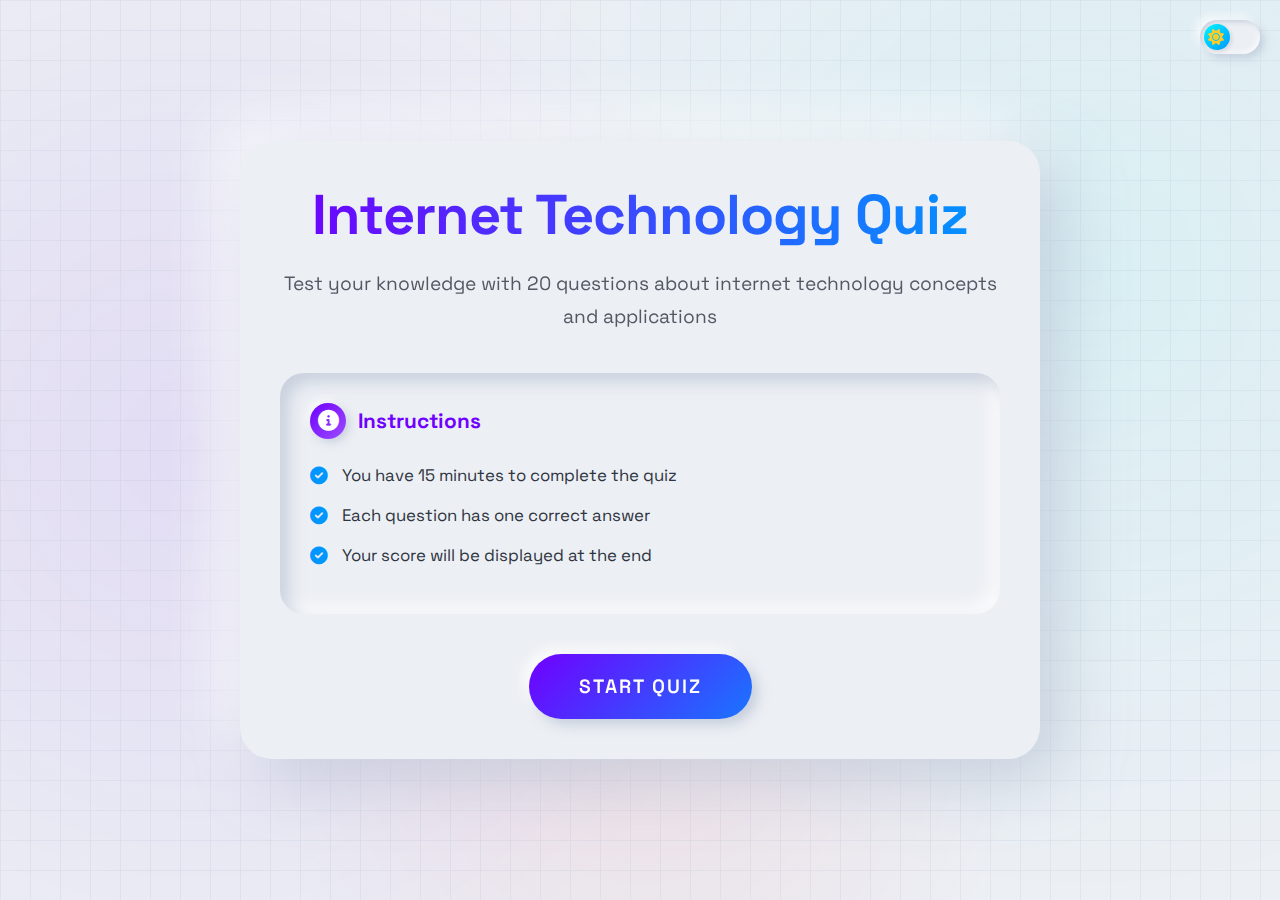
<file: index.html>
<!DOCTYPE html>
<html lang="en">
<head>
    <meta charset="UTF-8">
    <meta name="viewport" content="width=device-width, initial-scale=1.0">
    <title>Internet Technology Quiz</title>
    <!-- Main stylesheet with custom styling -->
    <link rel="stylesheet" href="styles.css">
    <!-- Font Awesome for icons -->
    <link rel="stylesheet" href="https://cdnjs.cloudflare.com/ajax/libs/font-awesome/6.0.0-beta3/css/all.min.css">
</head>
<body>
    <!-- Theme Switcher - Toggles between light/dark modes -->
    <div class="theme-switcher-container">
        <label class="theme-switch" for="theme-toggle">
            <input type="checkbox" id="theme-toggle">
            <span class="slider">
                <i class="fas fa-sun theme-icon light-icon"></i>
                <i class="fas fa-moon theme-icon dark-icon"></i>
            </span>
        </label>
    </div>

    <!-- Background Decoration Elements -->
    <div class="background-shapes">
        <div class="shape shape-1"></div>
        <div class="shape shape-2"></div>
        <div class="shape shape-3"></div>
        <div class="shape shape-4"></div>
        <div class="shape shape-5"></div>
    </div>

    <!-- Main Application Container -->
    <div class="container">
        <!-- =============================================
             WELCOME SCREEN
             - Initial view when app loads
             - Shows title, description, and instructions
             - "Start Quiz" button initiates the quiz
             ============================================= -->
        <div id="welcome-screen" class="screen active">
            <h1>Internet Technology Quiz</h1>
            <p>Test your knowledge with 20 questions about internet technology concepts and applications</p>
            
            <!-- Instructions Box with neomorphic design -->
            <div class="instructions">
                <h3><i class="fas fa-info-circle"></i> Instructions</h3>
                <ul>
                    <li>You have 15 minutes to complete the quiz</li>
                    <li>Each question has one correct answer</li>
                    <li>Your score will be displayed at the end</li>
                </ul>
            </div>
            
            <button id="start-btn" class="btn">Start Quiz</button>
        </div>

        <!-- =============================================
             QUIZ SCREEN 
             - Displays current question and answer options
             - Shows timer, progress bar, and navigation
             - Dynamically populated by JavaScript
             ============================================= -->
        <div id="quiz-screen" class="screen">
            <!-- Header with question counter, timer, and progress bar -->
            <div class="quiz-header">
                <div class="quiz-info">
                    <span id="question-counter">Question 1/20</span>
                    <div class="timer">
                        <i class="fas fa-clock"></i>
                        <span id="time-display">15:00</span>
                    </div>
                </div>
                <div class="progress-container">
                    <span class="progress-message">Keep going, you're doing great!</span>
                    <div id="progress-bar"></div>
                </div>
            </div>

            <!-- Question and answers container -->
            <div id="question-container">
                <h2 id="question-text">Question text will appear here</h2>
                <div id="answer-buttons" class="btn-grid">
                    <!-- Answer options dynamically generated by JavaScript -->
                </div>
            </div>
            
            <!-- Navigation buttons to move between questions -->
            <div class="navigation-buttons">
                <button id="prev-btn" class="btn control-btn">Previous</button>
                <button id="next-btn" class="btn control-btn">Next</button>
            </div>
        </div>

        <!-- =============================================
             RESULTS SCREEN
             - Shows after quiz completion
             - Displays score, time taken, and feedback
             - Options to review answers or restart
             ============================================= -->
        <div id="results-screen" class="screen">
            <div class="results-card">
                <h2>Quiz Results</h2>
                
                <!-- Score display with circular design -->
                <div class="score-container">
                    <div class="score-circle">
                        <span id="score-display">0</span>
                        <span>/20</span>
                    </div>
                </div>
                
                <!-- Time taken to complete the quiz -->
                <div class="time-taken">
                    <i class="fas fa-stopwatch"></i>
                    <span>Time: <span id="time-taken">00:00</span></span>
                </div>
                
                <!-- Personalized message based on score -->
                <div class="message" id="result-message">
                    <!-- Message dynamically generated based on score -->
                </div>
                
                <!-- Action buttons for after quiz completion -->
                <div class="result-actions">
                    <button id="review-btn" class="btn">Review Answers</button>
                    <button id="restart-btn" class="btn">Restart Quiz</button>
                </div>
            </div>
        </div>

        <!-- =============================================
             REVIEW SCREEN
             - Detailed breakdown of all answers
             - Shows correct/incorrect status
             - Provides explanations for answers
             - Generated dynamically by JavaScript
             ============================================= -->
        <div id="review-screen" class="screen">
            <h2>Review Answers</h2>
            <div id="review-container">
                <!-- Review content dynamically generated by JavaScript -->
            </div>
            <button id="back-to-results-btn" class="btn">Back to Results</button>
        </div>
    </div>

    <!-- Main application script -->
    <script src="script.js"></script>
</body>
</html>
</file>
<file: styles.css>
/**
 * Internet Technology Quiz Application Styles
 * 
 * This stylesheet implements a modern neomorphic design with:
 * - Light/dark theme support
 * - Responsive layouts for all devices
 * - Animation system for interactive elements
 * - Custom gradient backgrounds
 * - Consistent spacing and typography
 * 
 * Author: Hosam Dyab
 */

/* Import custom fonts for modern typography */
@import url('https://fonts.googleapis.com/css2?family=Space+Grotesk:wght@300;400;500;600;700&family=DM+Sans:wght@400;500;700&display=swap');

/**
 * CSS Variables & Design System
 * 
 * Defines the core design tokens used throughout the application:
 * - Color palette with primary/accent colors and variations
 * - Background and text colors for both themes
 * - Shadow values for neomorphic effects
 * - Border radius sizes
 * - Transition timing functions
 */
:root {
    /* Color Palette */
    --primary: #7000FF;
    --primary-dark: #5B00CC;
    --primary-light: #9B4DFF;
    --primary-rgb: 112, 0, 255;
    --secondary: #FF2D55;
    --accent: #00F7FF;
    --accent-secondary: #0096FF;
    --accent-rgb: 0, 150, 255;
    
    /* Background and Text Colors */
    --bg-light: #ECEFF4;
    --bg-dark: #151C29;
    --text-light: #2E3440;
    --text-dark: #E5E9F0;
    
    /* Shadow Values for Neomorphic Design */
    --soft-shadow-light: rgba(166, 177, 199, 0.5);
    --hard-shadow-light: rgba(255, 255, 255, 0.8);
    --soft-shadow-dark: rgba(0, 0, 0, 0.3);
    --hard-shadow-dark: rgba(40, 45, 60, 0.5);
    
    /* Feedback Colors */
    --success: #30E849;
    --error: #FF3B5C;
    --warning: #FFCF26;
    
    /* Border Radius System */
    --radius-sm: 8px;
    --radius-md: 16px;
    --radius-lg: 24px;
    --radius-xl: 32px;
    --radius-round: 9999px;
    
    /* Transition Timing Functions */
    --transition-fast: 0.2s cubic-bezier(0.4, 0, 0.2, 1);
    --transition-normal: 0.3s cubic-bezier(0.4, 0, 0.2, 1);
    --transition-bounce: 0.5s cubic-bezier(0.68, -0.55, 0.265, 1.55);
    
    /* Active Theme Variables (Light Mode Default) */
    --background: var(--bg-light);
    --text: var(--text-light);
    --shadow-soft: var(--soft-shadow-light);
    --shadow-hard: var(--hard-shadow-light);
}

/**
 * Dark Mode Theme Override
 * Switches color variables when dark-mode class is applied
 */
body.dark-mode {
    --background: var(--bg-dark);
    --text: var(--text-dark);
    --shadow-soft: var(--soft-shadow-dark);
    --shadow-hard: var(--hard-shadow-dark);
}

/* Base Reset */
* {
    margin: 0;
    padding: 0;
    box-sizing: border-box;
}

/**
 * Body Styles
 * Sets up the main document layout and background
 */
body {
    font-family: 'Space Grotesk', sans-serif;
    background-color: var(--background);
    color: var(--text);
    min-height: 100vh;
    display: flex;
    justify-content: center;
    align-items: center;
    padding: 20px;
    position: relative;
    transition: background-color 0.3s ease;
}

/**
 * Background Effect - Gradient Overlays
 * Creates soft, colorful gradient circles in the background
 * Different opacity in light/dark modes for optimal contrast
 */
body::before {
    content: '';
    position: fixed;
    top: 0;
    left: 0;
    width: 100%;
    height: 100%;
    background: 
        radial-gradient(circle at 15% 50%, rgba(112, 0, 255, 0.08) 0%, transparent 50%),
        radial-gradient(circle at 85% 30%, rgba(0, 247, 255, 0.08) 0%, transparent 50%),
        radial-gradient(circle at 50% 80%, rgba(255, 45, 85, 0.08) 0%, transparent 40%);
    z-index: -1;
}

/* Darker gradients for dark mode */
body.dark-mode::before {
    background: 
        radial-gradient(circle at 15% 50%, rgba(112, 0, 255, 0.15) 0%, transparent 50%),
        radial-gradient(circle at 85% 30%, rgba(0, 247, 255, 0.15) 0%, transparent 50%),
        radial-gradient(circle at 50% 80%, rgba(255, 45, 85, 0.15) 0%, transparent 40%);
}

/**
 * Background Effect - Grid Pattern
 * Adds a subtle grid pattern overlay to create depth
 */
body::after {
    content: '';
    position: fixed;
    top: 0;
    left: 0;
    width: 100%;
    height: 100%;
    background-image: 
        linear-gradient(var(--shadow-soft) 1px, transparent 1px),
        linear-gradient(90deg, var(--shadow-soft) 1px, transparent 1px);
    background-size: 30px 30px;
    z-index: -1;
    opacity: 0.3;
}

/**
 * Main Container
 * Sets maximum width and centers content
 */
.container {
    width: 100%;
    max-width: 800px;
    margin: 0 auto;
}

/**
 * Screen Components
 * Each screen (welcome, quiz, results, review) uses the same base styling
 * Neomorphic card effect with soft shadows
 * Animation when transitioning between screens
 */
.screen {
    background-color: var(--background);
    border-radius: var(--radius-xl);
    box-shadow: 
        20px 20px 60px var(--shadow-soft),
        -20px -20px 60px var(--shadow-hard);
    padding: 40px;
    margin: 20px auto;
    width: 100%;
    opacity: 0;
    transform: translateY(30px);
    visibility: hidden;
    position: absolute;
    top: 0;
    left: 0;
    transition: opacity 0.5s ease, transform 0.5s ease, visibility 0.5s ease;
}

/* Active screen state */
.screen.active {
    opacity: 1;
    transform: translateY(0);
    visibility: visible;
    position: relative;
}

/* Bold typography */
h1, h2, h3 {
    color: var(--primary);
    font-weight: 700;
    line-height: 1.2;
}

#welcome-screen h1 {
    font-size: 3.5rem;
    margin-bottom: 20px;
    background: linear-gradient(to right, var(--primary), var(--accent-secondary));
    -webkit-background-clip: text;
    background-clip: text;
    -webkit-text-fill-color: transparent;
    text-align: center;
    letter-spacing: -1px;
    animation: fadeInDown 0.7s cubic-bezier(0.215, 0.610, 0.355, 1) backwards;
}

#welcome-screen p {
    text-align: center;
    margin-bottom: 40px;
    color: var(--text);
    font-size: 1.2rem;
    line-height: 1.7;
    opacity: 0.8;
    animation: fadeInUp 0.8s 0.2s cubic-bezier(0.215, 0.610, 0.355, 1) backwards;
}

/* Neomorphic concave instructions container */
.instructions {
    background-color: var(--background);
    border-radius: var(--radius-lg);
    padding: 30px;
    margin-bottom: 40px;
    box-shadow: 
        inset 8px 8px 16px var(--shadow-soft),
        inset -8px -8px 16px var(--shadow-hard);
    position: relative;
    animation: fadeInUp 0.9s 0.4s cubic-bezier(0.215, 0.610, 0.355, 1) backwards;
}

.instructions h3 {
    color: var(--primary);
    margin-bottom: 25px;
    display: flex;
    align-items: center;
    gap: 12px;
    font-weight: 700;
    font-size: 1.3rem;
}

.instructions h3 i {
    color: white;
    width: 36px;
    height: 36px;
    border-radius: 50%;
    display: flex;
    align-items: center;
    justify-content: center;
    background: linear-gradient(135deg, var(--primary), var(--primary-light));
    box-shadow: 3px 3px 8px var(--shadow-soft), -3px -3px 8px var(--shadow-hard);
    transition: transform 0.3s ease;
}

.instructions h3:hover i {
    transform: scale(1.2) rotate(10deg);
}

.instructions ul {
    list-style-type: none;
}

.instructions li {
    margin-bottom: 18px;
    padding-left: 32px;
    position: relative;
    color: var(--text);
    font-size: 1.05rem;
}

.instructions li::before {
    content: "\f058";
    font-family: "Font Awesome 6 Free";
    font-weight: 900;
    position: absolute;
    left: 0;
    top: 3px;
    color: var(--accent-secondary);
    font-size: 1.1rem;
}

/* Trendy modern button */
.btn {
    background: linear-gradient(135deg, var(--primary), var(--primary-dark));
    color: white;
    border: none;
    padding: 16px 36px;
    border-radius: var(--radius-round);
    font-family: 'Space Grotesk', sans-serif;
    font-size: 1.1rem;
    font-weight: 600;
    cursor: pointer;
    transition: transform 0.5s cubic-bezier(0.175, 0.885, 0.32, 1.275), 
                box-shadow 0.5s cubic-bezier(0.175, 0.885, 0.32, 1.275), 
                background-position 0.8s ease;
    box-shadow: 
        6px 6px 12px var(--shadow-soft),
        -6px -6px 12px var(--shadow-hard);
    position: relative;
    overflow: hidden;
    z-index: 1;
    text-transform: uppercase;
    letter-spacing: 1px;
    background-size: 200% 100%;
    background-position: 0 0;
}

.btn::before {
    content: '';
    position: absolute;
    top: 0;
    left: 0;
    width: 100%;
    height: 100%;
    background: linear-gradient(135deg, var(--primary-dark), var(--primary));
    z-index: -1;
    opacity: 0;
    transition: opacity var(--transition-normal);
    background-size: 200% 100%;
}

.btn::after {
    content: '';
    position: absolute;
    top: -50%;
    left: -100%;
    width: 60px;
    height: 200%;
    background: rgba(255, 255, 255, 0.3);
    transform: rotate(30deg);
    transition: transform 0.7s ease;
}

.btn:hover {
    transform: translateY(-10px) scale(1.05);
    box-shadow: 
        15px 15px 30px var(--shadow-soft),
        -15px -15px 30px var(--shadow-hard),
        0 10px 20px rgba(var(--primary-rgb), 0.4);
    background-position: 100% 0;
    animation: btnPulse 1.5s infinite alternate;
}

.btn:hover::before {
    opacity: 1;
}

.btn:hover::after {
    transform: rotate(30deg) translateX(300%);
    transition: transform 1s ease;
}

.btn:active {
    transform: translateY(-5px) scale(0.98);
    box-shadow: 
        8px 8px 16px var(--shadow-soft),
        -8px -8px 16px var(--shadow-hard);
    animation: btnPress 0.3s forwards;
}

/* New button animations */
@keyframes btnPulse {
    0% {
        box-shadow: 0 0 0 0 rgba(var(--primary-rgb), 0.4),
                   8px 8px 16px var(--shadow-soft),
                   -8px -8px 16px var(--shadow-hard);
        text-shadow: 0 0 0 rgba(255, 255, 255, 0.4);
    }
    100% {
        box-shadow: 0 0 20px 10px rgba(var(--primary-rgb), 0.2),
                   15px 15px 30px var(--shadow-soft),
                   -15px -15px 30px var(--shadow-hard);
        text-shadow: 0 0 10px rgba(255, 255, 255, 0.7);
    }
}

@keyframes btnPress {
    0% {
        transform: translateY(-10px) scale(1.05);
    }
    40% {
        transform: translateY(2px) scale(0.96);
    }
    70% {
        transform: translateY(-3px) scale(0.98);
    }
    100% {
        transform: translateY(-5px) scale(0.98);
    }
}

/* Enhanced button press effect */
.btn:active::before {
    opacity: 0.8;
    background-position: right center;
}

/* Enhanced button animations for different button types */
#start-btn {
    display: block;
    margin: 0 auto;
    font-size: 1.2rem;
    padding: 20px 50px;
    background-image: linear-gradient(135deg, var(--primary), var(--accent-secondary), var(--primary));
    background-size: 300% 100%;
    animation: gradientShift 3s infinite alternate, floatPulse 3s infinite alternate, fadeInUp 1s 0.6s cubic-bezier(0.215, 0.610, 0.355, 1) backwards;
    letter-spacing: 2px;
    position: relative;
}

@keyframes floatPulse {
    0% {
        transform: translateY(0);
        box-shadow: 
            6px 6px 12px var(--shadow-soft),
            -6px -6px 12px var(--shadow-hard);
    }
    50% {
        transform: translateY(-15px);
        box-shadow: 
            15px 15px 30px var(--shadow-soft),
            -15px -15px 30px var(--shadow-hard),
            0 15px 35px rgba(var(--primary-rgb), 0.3);
    }
    100% {
        transform: translateY(-8px);
        box-shadow: 
            10px 10px 20px var(--shadow-soft),
            -10px -10px 20px var(--shadow-hard),
            0 10px 25px rgba(var(--primary-rgb), 0.2);
    }
}

/* Create circular glow effects around Start button */
#start-btn::before {
    content: '';
    position: absolute;
    inset: -15px;
    border-radius: var(--radius-round);
    background: radial-gradient(circle at 50% 50%, 
        rgba(var(--primary-rgb), 0.2), 
        transparent 70%);
    z-index: -1;
    opacity: 0;
    transition: opacity 0.5s ease;
}

#start-btn:hover::before {
    opacity: 1;
    animation: glowPulse 2s infinite alternate;
}

@keyframes glowPulse {
    0% {
        opacity: 0.3;
        transform: scale(1);
    }
    100% {
        opacity: 0.7;
        transform: scale(1.1);
    }
}

#start-btn:hover {
    animation-play-state: paused;
    animation: btnGlow 1.5s infinite alternate;
    transform: translateY(-15px) scale(1.08);
    box-shadow: 
        20px 20px 40px var(--shadow-soft),
        -20px -20px 40px var(--shadow-hard),
        0 15px 35px rgba(var(--primary-rgb), 0.4);
}

.control-btn {
    opacity: 0;
    visibility: hidden;
    transform: translateY(15px);
    transition: opacity 0.4s ease, visibility 0.4s ease, transform 0.4s ease;
    background-image: linear-gradient(135deg, var(--primary), var(--primary-dark), var(--primary));
    background-size: 200% 100%;
}

.control-btn.show {
    opacity: 1;
    visibility: visible;
    transform: translateY(0);
    animation: buttonAppear 0.7s cubic-bezier(0.34, 1.56, 0.64, 1);
}

#prev-btn {
    background-image: linear-gradient(135deg, var(--primary-dark), var(--primary), var(--primary-dark));
    animation: shiftBackground 5s infinite alternate;
}

#prev-btn:hover, #next-btn:hover {
    animation: btnFloatHover 1.5s infinite alternate;
    transform: translateY(-12px) scale(1.05);
    box-shadow: 
        15px 15px 30px var(--shadow-soft),
        -15px -15px 30px var(--shadow-hard),
        0 12px 30px rgba(var(--primary-rgb), 0.3);
}

@keyframes btnFloatHover {
    0% {
        transform: translateY(-12px) scale(1.05);
        box-shadow: 
            15px 15px 30px var(--shadow-soft),
            -15px -15px 30px var(--shadow-hard),
            0 12px 30px rgba(var(--primary-rgb), 0.3);
    }
    100% {
        transform: translateY(-18px) scale(1.07);
        box-shadow: 
            20px 20px 40px var(--shadow-soft),
            -20px -20px 40px var(--shadow-hard),
            0 18px 35px rgba(var(--primary-rgb), 0.4);
    }
}

#next-btn {
    background-image: linear-gradient(135deg, var(--primary), var(--accent-secondary), var(--primary));
    animation: shiftBackground 5s infinite alternate-reverse;
}

#review-btn, #restart-btn {
    background-image: linear-gradient(135deg, var(--primary), var(--accent-secondary), var(--primary));
    background-size: 300% 100%;
    transition: background-position 0.8s ease, transform 0.5s cubic-bezier(0.175, 0.885, 0.32, 1.275), 
                box-shadow 0.5s cubic-bezier(0.175, 0.885, 0.32, 1.275);
}

#review-btn:hover, #restart-btn:hover, #start-btn:hover {
    background-position: 100% 0;
    transform: translateY(-15px) scale(1.08);
    box-shadow: 
        20px 20px 40px var(--shadow-soft),
        -20px -20px 40px var(--shadow-hard),
        0 15px 35px rgba(var(--primary-rgb), 0.4);
}

/* New animation keyframes */
@keyframes btnGlow {
    0% {
        box-shadow: 0 0 15px 5px rgba(var(--primary-rgb), 0.5),
                   10px 10px 20px var(--shadow-soft),
                   -10px -10px 20px var(--shadow-hard);
        text-shadow: 0 0 5px rgba(255, 255, 255, 0.7);
    }
    100% {
        box-shadow: 0 0 30px 15px rgba(var(--primary-rgb), 0.7),
                   20px 20px 40px var(--shadow-soft),
                   -20px -20px 40px var(--shadow-hard);
        text-shadow: 0 0 15px rgba(255, 255, 255, 1);
    }
}

@keyframes buttonAppear {
    0% {
        opacity: 0;
        transform: translateY(20px) scale(0.8);
    }
    60% {
        transform: translateY(-10px) scale(1.1);
    }
    80% {
        transform: translateY(-5px) scale(1.05);
    }
    100% {
        opacity: 1;
        transform: translateY(0) scale(1);
    }
}

/* Quiz Header */
.quiz-header {
    margin-bottom: 30px;
    position: relative;
}

.quiz-info {
    display: flex;
    justify-content: space-between;
    align-items: center;
    margin-bottom: 30px;
}

#question-counter {
    font-size: 1.1rem;
    font-weight: 600;
    color: var(--primary);
    background-color: var(--background);
    padding: 10px 20px;
    border-radius: var(--radius-round);
    box-shadow: 
        4px 4px 10px var(--shadow-soft),
        -4px -4px 10px var(--shadow-hard);
}

/* Neomorphic timer */
.timer {
    display: flex;
    align-items: center;
    gap: 12px;
    color: var(--text);
    font-weight: 600;
    background-color: var(--background);
    padding: 10px 20px;
    border-radius: var(--radius-round);
    box-shadow: 
        4px 4px 10px var(--shadow-soft),
        -4px -4px 10px var(--shadow-hard);
}

.timer i {
    color: var(--primary);
    font-size: 1.2rem;
}

/* Modern progress bar */
.progress-container {
    width: 100%;
    height: 14px;
    background-color: var(--background);
    border-radius: var(--radius-round);
    overflow: hidden;
    box-shadow: 
        inset 3px 3px 6px var(--shadow-soft),
        inset -3px -3px 6px var(--shadow-hard);
    position: relative;
}

#progress-bar {
    height: 100%;
    background: linear-gradient(90deg, var(--primary), var(--accent-secondary));
    border-radius: var(--radius-round);
    width: 5%;
    transition: width 0.6s cubic-bezier(0.34, 1.56, 0.64, 1);
    position: relative;
}

.progress-message {
    position: absolute;
    left: 0;
    top: -25px;
    font-size: 0.9rem;
    font-weight: 600;
    color: var(--primary);
    margin-bottom: 8px;
    opacity: 0;
    transform: translateY(10px);
    transition: opacity 0.3s ease, transform 0.3s ease;
}

.progress-message.show {
    opacity: 1;
    transform: translateY(0);
}

/* Question area */
#question-container {
    margin-bottom: 35px;
}

#question-text {
    margin-bottom: 35px;
    line-height: 1.7;
    font-size: 1.5rem;
    font-weight: 500;
    color: var(--text);
    padding: 25px;
    background-color: var(--background);
    border-radius: var(--radius-lg);
    box-shadow: 
        8px 8px 16px var(--shadow-soft),
        -8px -8px 16px var(--shadow-hard);
}

/* Answer options */
.btn-grid {
    display: grid;
    grid-template-columns: 1fr;
    gap: 20px;
    margin-bottom: 35px;
}

.answer-btn {
    background-color: var(--background);
    border: none;
    border-radius: var(--radius-lg);
    padding: 18px 25px;
    text-align: left;
    font-family: 'Space Grotesk', sans-serif;
    font-size: 1.1rem;
    color: var(--text);
    box-shadow: 
        8px 8px 16px var(--shadow-soft),
        -8px -8px 16px var(--shadow-hard);
    transition: transform 0.4s cubic-bezier(0.34, 1.56, 0.64, 1), 
                box-shadow 0.4s cubic-bezier(0.34, 1.56, 0.64, 1), 
                background-color 0.3s ease;
    cursor: pointer;
    position: relative;
    display: flex;
    align-items: center;
    overflow: hidden;
    z-index: 1;
}

.answer-btn::before {
    content: "";
    display: inline-block;
    width: 24px;
    height: 24px;
    border-radius: 50%;
    margin-right: 16px;
    background-color: var(--background);
    box-shadow: 
        inset 2px 2px 4px var(--shadow-soft),
        inset -2px -2px 4px var(--shadow-hard);
    flex-shrink: 0;
    transition: transform 0.5s cubic-bezier(0.34, 1.56, 0.64, 1), 
                background-color 0.3s ease,
                box-shadow 0.3s ease;
}

/* Glow effect behind buttons */
.answer-btn::after {
    content: "";
    position: absolute;
    top: -50%;
    left: -50%;
    width: 200%;
    height: 200%;
    background: radial-gradient(
        circle, 
        rgba(var(--primary-rgb), 0.15) 0%, 
        transparent 70%
    );
    opacity: 0;
    z-index: -1;
    transform: scale(0.5);
    transition: opacity 0.5s ease, transform 0.5s ease;
}

.answer-btn:hover {
    transform: translateY(-4px);
    box-shadow: 
        10px 10px 20px var(--shadow-soft),
        -10px -10px 20px var(--shadow-hard),
        0 6px 15px rgba(var(--primary-rgb), 0.2);
    animation: answerBtnHover 1.5s infinite alternate;
}

.answer-btn:hover::before {
    transform: scale(1.2) rotate(5deg);
    box-shadow: 
        inset 3px 3px 6px var(--shadow-soft),
        inset -3px -3px 6px var(--shadow-hard),
        0 0 8px rgba(var(--primary-rgb), 0.3);
}

.answer-btn:hover::after {
    opacity: 1;
    transform: scale(1);
}

/* Enhanced selection effect */
.answer-btn.selected {
    background: linear-gradient(145deg, 
        rgba(var(--primary-rgb), 0.08), 
        rgba(var(--primary-rgb), 0.02)
    );
    transform: translateY(-2px);
    box-shadow: 
        8px 8px 16px var(--shadow-soft),
        -8px -8px 16px var(--shadow-hard),
        0 0 20px rgba(var(--primary-rgb), 0.25);
    animation: selectedPulse 2s infinite alternate;
}

@keyframes selectedPulse {
    0% {
        box-shadow: 
            8px 8px 16px var(--shadow-soft),
            -8px -8px 16px var(--shadow-hard),
            0 0 10px rgba(var(--primary-rgb), 0.2);
        transform: translateY(-2px) scale(1);
    }
    100% {
        box-shadow: 
            10px 10px 20px var(--shadow-soft),
            -10px -10px 20px var(--shadow-hard),
            0 0 25px rgba(var(--primary-rgb), 0.4);
        transform: translateY(-4px) scale(1.02);
    }
}

.answer-btn.selected::before {
    background-color: var(--primary);
    box-shadow: none;
    transform: scale(1.1);
    animation: selectedCirclePulse 2s infinite alternate;
}

@keyframes selectedCirclePulse {
    0% {
        transform: scale(1.1);
        box-shadow: 0 0 0 2px rgba(var(--primary-rgb), 0.2);
    }
    100% {
        transform: scale(1.2) rotate(5deg);
        box-shadow: 0 0 0 4px rgba(var(--primary-rgb), 0.4);
    }
}

/* Shimmer effect when selected */
.answer-btn.selected::after {
    content: "";
    position: absolute;
    top: 0;
    left: -100%;
    width: 120%;
    height: 100%;
    background: linear-gradient(
        90deg,
        transparent,
        rgba(255, 255, 255, 0.2),
        transparent
    );
    opacity: 1;
    z-index: 1;
    transform: none;
    animation: shimmerEffect 2s infinite;
}

@keyframes shimmerEffect {
    0% {
        left: -100%;
    }
    100% {
        left: 100%;
    }
}

/* Results screen */
.results-card {
    text-align: center;
}

.results-card h2 {
    color: var(--primary);
    font-size: 2.8rem;
    font-weight: 700;
    margin-bottom: 35px;
    background: linear-gradient(to right, var(--primary), var(--accent-secondary));
    -webkit-background-clip: text;
    background-clip: text;
    -webkit-text-fill-color: transparent;
}

.score-container {
    margin-bottom: 40px;
}

.score-circle {
    width: 200px;
    height: 200px;
    border-radius: 50%;
    background-color: var(--background);
    box-shadow: 
        8px 8px 16px var(--shadow-soft),
        -8px -8px 16px var(--shadow-hard),
        inset 4px 4px 8px var(--shadow-hard),
        inset -4px -4px 8px var(--shadow-soft);
    display: flex;
    flex-direction: column;
    justify-content: center;
    align-items: center;
    margin: 0 auto;
    position: relative;
}

#score-display {
    font-size: 4rem;
    font-weight: 700;
    background: linear-gradient(135deg, var(--primary), var(--accent-secondary));
    -webkit-background-clip: text;
    background-clip: text;
    -webkit-text-fill-color: transparent;
    line-height: 1;
}

.score-circle span:last-child {
    font-size: 1.2rem;
    color: var(--text);
    opacity: 0.7;
    margin-top: 8px;
}

/* Score stars */
.score-circle::before,
.score-circle::after {
    content: '★';
    position: absolute;
    color: var(--accent);
    animation: scoreStar 3s infinite alternate ease-in-out;
    text-shadow: 0 0 10px rgba(0, 247, 255, 0.5);
}

.score-circle::before {
    top: -15px;
    right: 30px;
    font-size: 2.5rem;
    animation-delay: 0.5s;
}

.score-circle::after {
    bottom: -15px;
    left: 30px;
    font-size: 2.5rem;
    animation-delay: 1s;
}

@keyframes scoreStar {
    0% {
        transform: scale(0.8) rotate(0deg);
        opacity: 0.7;
    }
    100% {
        transform: scale(1.2) rotate(15deg);
        opacity: 1;
    }
}

/* Time taken */
.time-taken {
    margin-bottom: 35px;
    font-size: 1.1rem;
    color: var(--text);
    display: flex;
    justify-content: center;
    align-items: center;
    gap: 10px;
    opacity: 0.8;
}

.time-taken i {
    color: var(--primary);
    font-size: 1.2rem;
}

/* Result message */
.message {
    margin-bottom: 40px;
    padding: 25px;
    border-radius: var(--radius-lg);
    background-color: var(--background);
    color: var(--text);
    font-weight: 500;
    line-height: 1.6;
    box-shadow: 
        inset 4px 4px 8px var(--shadow-soft),
        inset -4px -4px 8px var(--shadow-hard);
}

.result-actions {
    display: flex;
    justify-content: center;
    gap: 25px;
    flex-wrap: wrap;
}

.result-actions .btn {
    margin: 0;
}

/* Theme switcher */
.theme-switcher-container {
    position: fixed;
    top: 20px;
    right: 20px;
    z-index: 100;
}

.theme-switch {
    position: relative;
    display: inline-block;
    width: 60px;
    height: 34px;
}

.theme-switch input {
    opacity: 0;
    width: 0;
    height: 0;
}

.slider {
    position: absolute;
    cursor: pointer;
    top: 0;
    left: 0;
    right: 0;
    bottom: 0;
    background-color: var(--background);
    border-radius: 34px;
    box-shadow: 
        inset 2px 2px 4px var(--shadow-soft),
        inset -2px -2px 4px var(--shadow-hard),
        4px 4px 8px var(--shadow-soft),
        -4px -4px 8px var(--shadow-hard);
    transition: all 0.4s;
}

.slider:before {
    position: absolute;
    content: "";
    height: 26px;
    width: 26px;
    left: 4px;
    bottom: 4px;
    background: linear-gradient(135deg, var(--accent), var(--accent-secondary));
    border-radius: 50%;
    transition: all 0.4s;
    box-shadow: 2px 2px 4px rgba(0, 0, 0, 0.1);
}

input:checked + .slider:before {
    transform: translateX(26px);
    background: linear-gradient(135deg, var(--primary), var(--primary-dark));
}

.theme-icon {
    position: absolute;
    top: 50%;
    transform: translateY(-50%);
    font-size: 1rem;
    transition: opacity 0.3s ease;
}

.light-icon {
    left: 8px;
    color: #FFCC26;
    opacity: 1;
}

.dark-icon {
    right: 8px;
    color: white;
    opacity: 0;
}

input:checked + .slider .light-icon {
    opacity: 0;
}

input:checked + .slider .dark-icon {
    opacity: 1;
}

/* Navigation buttons */
.navigation-buttons {
    display: flex;
    justify-content: space-between;
    margin-top: 40px;
}

.navigation-buttons .btn {
    margin: 0;
    width: 48%;
}

.control-btn {
    opacity: 0;
    visibility: hidden;
    transform: translateY(15px);
    transition: opacity 0.4s ease, visibility 0.4s ease, transform 0.4s ease;
}

.control-btn.show {
    opacity: 1;
    visibility: visible;
    transform: translateY(0);
}

/* Responsive styles */
@media (min-width: 768px) {
    .btn-grid {
        grid-template-columns: 1fr 1fr;
    }
}

@media (max-width: 768px) {
    .screen {
    padding: 30px;
    }
    
    #welcome-screen h1 {
    font-size: 2.5rem;
    }
    
    .btn {
        padding: 14px 28px;
        font-size: 1rem;
    }
    
    .navigation-buttons .btn {
        width: 100%;
    }
    
    .navigation-buttons {
        flex-direction: column;
        gap: 15px;
    }
    
    #question-text {
        font-size: 1.3rem;
        padding: 20px;
    }
    
    .score-circle {
        width: 150px;
        height: 150px;
    }
    
    #score-display {
        font-size: 3rem;
    }
    
    .theme-switcher-container {
        top: 15px;
        right: 15px;
    }
}

/* Animations */
@keyframes fadeIn { 
    from { opacity: 0; } 
    to { opacity: 1; } 
}

@keyframes fadeInDown { 
    from { 
        opacity: 0; 
        transform: translateY(-25px); 
    } 
    to { 
        opacity: 1; 
        transform: translateY(0); 
    } 
}

@keyframes fadeInUp { 
    from { 
        opacity: 0; 
        transform: translateY(25px); 
    } 
    to { 
        opacity: 1; 
        transform: translateY(0); 
    } 
}

@keyframes pulse {
    0% { 
        transform: scale(1); 
        box-shadow: 
            6px 6px 12px var(--shadow-soft),
            -6px -6px 12px var(--shadow-hard);
    }
    50% { 
        transform: scale(1.05); 
        box-shadow: 
            10px 10px 20px var(--shadow-soft),
            -10px -10px 20px var(--shadow-hard);
    }
    100% { 
        transform: scale(1); 
        box-shadow: 
            6px 6px 12px var(--shadow-soft),
            -6px -6px 12px var(--shadow-hard);
    }
}

/* Review Screen */
#review-screen h2 {
    font-size: 2.5rem;
    margin-bottom: 30px;
    text-align: center;
    background: linear-gradient(to right, var(--primary), var(--accent-secondary));
    -webkit-background-clip: text;
    background-clip: text;
    -webkit-text-fill-color: transparent;
    animation: fadeInDown 0.7s cubic-bezier(0.215, 0.610, 0.355, 1) backwards;
}

#review-container {
    display: flex;
    flex-direction: column;
    gap: 25px;
    margin-bottom: 40px;
    max-height: 70vh;
    overflow-y: auto;
    padding-right: 15px;
    /* Smooth scrollbar for the review container */
    scrollbar-width: thin;
    scrollbar-color: var(--primary-light) var(--background);
}

#review-container::-webkit-scrollbar {
    width: 8px;
    border-radius: var(--radius-round);
}

#review-container::-webkit-scrollbar-track {
    background: var(--background);
    border-radius: var(--radius-round);
    box-shadow: inset 2px 2px 4px var(--shadow-soft), 
                inset -2px -2px 4px var(--shadow-hard);
}

#review-container::-webkit-scrollbar-thumb {
    background: linear-gradient(to bottom, var(--primary-light), var(--primary-dark));
    border-radius: var(--radius-round);
    box-shadow: 2px 2px 4px var(--shadow-soft), 
                -2px -2px 4px var(--shadow-hard);
}

.review-item {
    position: relative;
    padding: 30px;
    background-color: var(--background);
    border-radius: var(--radius-lg);
    box-shadow: 
        10px 10px 20px var(--shadow-soft),
        -10px -10px 20px var(--shadow-hard);
    margin-bottom: 30px;
    transition: all var(--transition-normal);
    animation: fadeInUp 0.6s cubic-bezier(0.215, 0.610, 0.355, 1) backwards;
    animation-delay: calc(0.1s * var(--item-index, 0));
    overflow: visible;
    transform-origin: center;
    transform-style: preserve-3d;
    perspective: 1200px;
}

.review-item:hover {
    transform: translateY(-5px) scale(1.02) rotateX(2deg);
    box-shadow: 
        15px 15px 30px var(--shadow-soft),
        -15px -15px 30px var(--shadow-hard),
        0 10px 30px rgba(var(--primary-rgb), 0.15);
    animation: reviewItemHover 1.5s infinite alternate;
}

/* Glowing border effect for review items */
.review-item::before {
    content: '';
    position: absolute;
    inset: -2px;
    background: linear-gradient(45deg, 
        rgba(var(--primary-rgb), 0.1),
        transparent 40%,
        transparent 60%,
        rgba(var(--accent-rgb), 0.1)
    );
    border-radius: calc(var(--radius-lg) + 2px);
    z-index: -1;
    opacity: 0;
    transition: opacity 0.5s ease;
}

.review-item:hover::before {
    opacity: 1;
    animation: borderGlow 2s infinite alternate;
}

@keyframes borderGlow {
    0% {
        opacity: 0.3;
        transform: rotate(0deg);
    }
    100% {
        opacity: 0.7;
        transform: rotate(3deg);
    }
}

@keyframes reviewItemHover {
    0% {
        transform: translateY(-5px) scale(1.02) rotateX(2deg);
        box-shadow: 
            15px 15px 30px var(--shadow-soft),
            -15px -15px 30px var(--shadow-hard),
            0 10px 30px rgba(var(--primary-rgb), 0.15);
    }
    100% {
        transform: translateY(-8px) scale(1.03) rotateX(4deg);
        box-shadow: 
            20px 20px 40px var(--shadow-soft),
            -20px -20px 40px var(--shadow-hard),
            0 15px 35px rgba(var(--primary-rgb), 0.2);
    }
}

/* Enhanced answer containers */
.answer-container {
    background-color: var(--background);
    border-radius: var(--radius-md);
    margin-bottom: 20px;
    box-shadow: 
        inset 3px 3px 6px var(--shadow-soft),
        inset -3px -3px 6px var(--shadow-hard);
    padding: 20px;
    transition: all var(--transition-normal);
    overflow: hidden;
    transform: translateX(-10px);
    opacity: 0;
    animation: slideInAnswer 0.5s forwards;
    animation-delay: calc(0.2s + (0.1s * var(--item-index, 0)));
    position: relative;
    transform-style: preserve-3d;
    perspective: 800px;
}

.answer-container:nth-of-type(2) {
    animation-delay: calc(0.4s + (0.1s * var(--item-index, 0)));
}

/* Animated side border for answer containers */
.answer-container::before {
    content: '';
    position: absolute;
    left: 0;
    top: 0;
    height: 100%;
    width: 3px;
    background: linear-gradient(to bottom, var(--primary), var(--accent-secondary));
    opacity: 0;
    transition: opacity 0.3s ease;
}

.answer-container:hover::before {
        opacity: 1;
    animation: borderPulse 1.5s infinite alternate;
}

@keyframes borderPulse {
    0% {
        opacity: 0.5;
        transform: scaleY(0.9);
    }
    100% {
        opacity: 1;
        transform: scaleY(1);
    }
}

@keyframes slideInAnswer {
    0% {
        transform: translateX(-10px);
        opacity: 0;
    }
    100% {
        transform: translateX(0);
        opacity: 1;
    }
}

.answer-container:hover {
    transform: translateY(-3px) translateX(3px) rotateX(2deg);
    box-shadow: 
        inset 4px 4px 8px var(--shadow-soft),
        inset -4px -4px 8px var(--shadow-hard),
        0 5px 15px rgba(var(--primary-rgb), 0.15);
}

/* Enhanced answer labels with gradient background */
.answer-label {
    display: flex;
    align-items: center;
    gap: 8px;
    font-size: 0.85rem;
    text-transform: uppercase;
    font-weight: 600;
    letter-spacing: 1px;
    color: var(--primary);
    margin-bottom: 12px;
    padding: 8px 12px;
    position: relative;
    overflow: hidden;
    border-radius: var(--radius-sm);
    background: linear-gradient(to right, rgba(var(--primary-rgb), 0.08), transparent);
    box-shadow: 1px 1px 3px var(--shadow-soft);
}

.answer-label i {
    color: var(--primary-light);
    font-size: 1.1rem;
    position: relative;
    animation: iconPulse 1.5s infinite alternate;
    filter: drop-shadow(0 0 3px rgba(var(--primary-rgb), 0.3));
}

@keyframes iconPulse {
    0% {
        transform: scale(1);
    }
    100% {
        transform: scale(1.2) rotate(5deg);
        filter: drop-shadow(0 0 5px rgba(var(--primary-rgb), 0.5));
    }
}

/* Additional shine effect for labels */
.answer-label::after {
    content: '';
    position: absolute;
    top: -50%;
    left: -100%;
    width: 40px;
    height: 200%;
    background: linear-gradient(
        to right,
        rgba(255, 255, 255, 0) 0%,
        rgba(255, 255, 255, 0.3) 50%,
        rgba(255, 255, 255, 0) 100%
    );
    transform: rotate(30deg);
    transition: transform 0.7s ease;
    pointer-events: none;
    z-index: 1;
}

.answer-label:hover::after {
    transform: rotate(30deg) translateX(300%);
    transition: transform 1.2s ease;
}

/* Style differentiation for correct answer label */
.answer-label:has(i.fa-check) {
    color: var(--primary);
    background: linear-gradient(to right, rgba(var(--accent-rgb), 0.08), transparent);
}

.answer-label:has(i.fa-check) i {
    color: var(--accent-secondary);
}

/* Enhanced answer text display */
.review-answer {
    position: relative;
    padding: 20px 25px;
    margin-bottom: 0;
    border-radius: var(--radius-md);
    background-color: var(--background);
    font-size: 1.1rem;
    line-height: 1.5;
    display: flex;
    align-items: center;
    transition: all var(--transition-fast);
    transform: translateY(5px);
    opacity: 0;
    animation: fadeInUp 0.4s forwards;
    animation-delay: calc(0.3s + (0.1s * var(--item-index, 0)));
    box-shadow: 
        4px 4px 8px var(--shadow-soft),
        -4px -4px 8px var(--shadow-hard);
    overflow: hidden;
    transform-style: preserve-3d;
    perspective: 1000px;
}

/* Enhanced 3D hover effect */
.review-answer:hover {
    transform: translateX(5px) translateZ(10px) rotateX(2deg);
    box-shadow: 
        6px 6px 12px var(--shadow-soft),
        -6px -6px 12px var(--shadow-hard),
        0 0 15px rgba(var(--primary-rgb), 0.1);
}

/* Color-coding for answers - comparing user answer with correct answer */
.answer-container:nth-of-type(1) .review-answer {
    border-left: 4px solid transparent;
}

/* When user's answer matches correct answer (correct user answer) */
.review-answer.user-answer.correct {
    border-left: 4px solid var(--success);
    background: linear-gradient(to right, rgba(48, 232, 73, 0.1), transparent 80%);
}

/* Shimmer effect for correct answers */
.review-answer.user-answer.correct::after,
.review-answer.correct-answer::after {
    content: "";
    position: absolute;
    top: 0;
    left: 0;
    width: 200%;
    height: 100%;
    background: linear-gradient(
        to right,
        rgba(255, 255, 255, 0) 0%,
        rgba(255, 255, 255, 0.2) 50%,
        rgba(255, 255, 255, 0) 100%
    );
    transform: translateX(-100%);
    animation: shimmer 3s infinite;
    pointer-events: none;
    z-index: 1;
}

@keyframes shimmer {
    100% {
        transform: translateX(50%);
    }
}

/* When user's answer doesn't match correct answer (wrong user answer) */
.review-answer.user-answer.wrong {
    border-left: 4px solid var(--error);
    background: linear-gradient(to right, rgba(255, 59, 92, 0.1), transparent 80%);
}

/* Always show correct answer in green with enhanced styling */
.review-answer.correct-answer {
    border-left: 4px solid var(--success);
    background: linear-gradient(to right, rgba(48, 232, 73, 0.05), transparent 80%);
    box-shadow: 
        4px 4px 8px var(--shadow-soft),
        -4px -4px 8px var(--shadow-hard),
        0 0 10px rgba(48, 232, 73, 0.2);
}

.answer-container:nth-of-type(2) .review-answer {
    animation-delay: calc(0.5s + (0.1s * var(--item-index, 0)));
}

/* Keep gradient background on hover for correct/wrong answers with enhanced effects */
.review-answer.user-answer.correct:hover {
    background: linear-gradient(to right, rgba(48, 232, 73, 0.15), rgba(var(--primary-rgb), 0.05) 80%);
    box-shadow: 
        6px 6px 12px var(--shadow-soft),
        -6px -6px 12px var(--shadow-hard),
        0 0 15px rgba(48, 232, 73, 0.3);
    transform: translateX(5px) translateZ(15px) rotateX(3deg);
}

.review-answer.user-answer.wrong:hover {
    background: linear-gradient(to right, rgba(255, 59, 92, 0.15), rgba(var(--primary-rgb), 0.05) 80%);
    box-shadow: 
        6px 6px 12px var(--shadow-soft),
        -6px -6px 12px var(--shadow-hard),
        0 0 15px rgba(255, 59, 92, 0.3);
    transform: translateX(5px) translateZ(15px) rotateX(3deg);
}

.review-answer.correct-answer:hover {
    background: linear-gradient(to right, rgba(48, 232, 73, 0.1), rgba(var(--primary-rgb), 0.05) 80%);
    box-shadow: 
        6px 6px 12px var(--shadow-soft),
        -6px -6px 12px var(--shadow-hard),
        0 0 20px rgba(48, 232, 73, 0.35);
    transform: translateX(5px) translateZ(15px) rotateX(3deg);
}

.review-answer::before {
    font-family: "Font Awesome 6 Free";
    font-weight: 900;
    margin-right: 15px;
    font-size: 1.1rem;
    flex-shrink: 0;
    width: 32px;
    height: 32px;
    border-radius: 50%;
    display: flex;
    align-items: center;
    justify-content: center;
    transition: transform 0.3s ease, box-shadow 0.3s ease;
}

/* Update icon backgrounds based on correctness with enhanced effects */
.review-answer.user-answer.correct::before {
    content: "\f007"; /* User icon */
    background: linear-gradient(135deg, #25D366, #30E849);
    color: white;
    box-shadow: 3px 3px 6px rgba(0, 0, 0, 0.2), 0 0 10px rgba(48, 232, 73, 0.5);
    animation: iconPulseGreen 2s infinite alternate;
}

@keyframes iconPulseGreen {
    0% {
        transform: scale(1);
        box-shadow: 3px 3px 6px rgba(0, 0, 0, 0.2), 0 0 5px rgba(48, 232, 73, 0.3);
    }
    100% {
        transform: scale(1.2) rotate(5deg);
        box-shadow: 3px 3px 6px rgba(0, 0, 0, 0.2), 0 0 15px rgba(48, 232, 73, 0.5);
    }
}

.review-answer.user-answer.wrong::before {
    content: "\f007"; /* User icon */
    background: linear-gradient(135deg, #FF4563, #FF3B5C);
    color: white;
    box-shadow: 3px 3px 6px rgba(0, 0, 0, 0.2), 0 0 10px rgba(255, 59, 92, 0.5);
    animation: iconPulseRed 2s infinite alternate;
}

@keyframes iconPulseRed {
    0% {
        transform: scale(1);
        box-shadow: 3px 3px 6px rgba(0, 0, 0, 0.2), 0 0 5px rgba(255, 59, 92, 0.3);
    }
    100% {
        transform: scale(1.2) rotate(-5deg);
        box-shadow: 3px 3px 6px rgba(0, 0, 0, 0.2), 0 0 15px rgba(255, 59, 92, 0.5);
    }
}

.review-answer.user-answer::before {
    content: "\f007"; /* User icon */
    background: linear-gradient(135deg, var(--primary-light), var(--primary));
    color: white;
    box-shadow: 3px 3px 6px rgba(0, 0, 0, 0.2);
}

.review-answer.correct-answer::before {
    content: "\f00c"; /* Check icon */
    background: linear-gradient(135deg, #25D366, #30E849);
    color: white;
    box-shadow: 3px 3px 6px rgba(0, 0, 0, 0.2), 0 0 10px rgba(48, 232, 73, 0.5);
    animation: iconPulseGreen 2s infinite alternate;
}

.review-answer:hover::before {
    transform: scale(1.2) rotate(5deg);
    box-shadow: 0 0 15px rgba(var(--primary-rgb), 0.5);
}

/* Add pulsing border animation for correct answers */
@keyframes pulseBorderGreen {
    0% {
        border-left-width: 4px;
    }
    50% {
        border-left-width: 8px;
    }
    100% {
        border-left-width: 4px;
    }
}

@keyframes pulseBorderRed {
    0% {
        border-left-width: 4px;
    }
    50% {
        border-left-width: 8px;
    }
    100% {
        border-left-width: 4px;
    }
}

.review-answer.user-answer.correct,
.review-answer.correct-answer {
    animation: fadeInUp 0.4s forwards, pulseBorderGreen 3s infinite;
    animation-delay: calc(0.3s + (0.1s * var(--item-index, 0))), 1s;
}

.review-answer.user-answer.wrong {
    animation: fadeInUp 0.4s forwards, pulseBorderRed 3s infinite;
    animation-delay: calc(0.3s + (0.1s * var(--item-index, 0))), 1s;
}

/* Enhanced explanation with 3D effect */
.explanation {
    margin-top: 25px;
    padding: 20px 25px;
    background: linear-gradient(145deg, rgba(112, 0, 255, 0.05), rgba(0, 150, 255, 0.05));
    border-radius: var(--radius-md);
    position: relative;
    font-size: 1rem;
    line-height: 1.6;
    color: var(--text);
    border-left: 3px solid var(--primary);
    animation: fadeInExplanation 0.7s 0.6s ease-in-out forwards;
    box-shadow: 
        4px 4px 8px var(--shadow-soft),
        -4px -4px 8px var(--shadow-hard);
    opacity: 0;
    transform: translateY(10px);
    transform-style: preserve-3d;
    perspective: 800px;
}

@keyframes fadeInExplanation {
    0% {
        opacity: 0;
        transform: translateY(10px);
    }
    100% {
        opacity: 1;
        transform: translateY(0);
    }
}

.explanation:hover {
    box-shadow: 
        6px 6px 12px var(--shadow-soft),
        -6px -6px 12px var(--shadow-hard),
        0 0 15px rgba(var(--primary-rgb), 0.1);
    transform: translateY(-2px) rotateX(2deg);
}

.explanation::before {
    content: "\f0eb"; /* Light bulb icon */
    font-family: "Font Awesome 6 Free";
    font-weight: 900;
    position: absolute;
    top: -15px;
    left: 20px;
    background: linear-gradient(135deg, var(--primary), var(--accent-secondary));
    -webkit-background-clip: text;
    background-clip: text;
    -webkit-text-fill-color: transparent;
    font-size: 1.3rem;
    filter: drop-shadow(0 2px 2px rgba(0, 0, 0, 0.1));
    animation: float 3s infinite alternate ease-in-out;
}

@keyframes float {
    0% {
        transform: translateY(0px) rotate(0deg);
    }
    100% {
        transform: translateY(-5px) rotate(5deg);
    }
}

#back-to-results-btn {
    display: block;
    margin: 0 auto;
    padding: 14px 30px;
    font-size: 1rem;
    animation: fadeInUp 0.8s 0.4s cubic-bezier(0.215, 0.610, 0.355, 1) backwards;
    background-image: linear-gradient(135deg, var(--primary), var(--primary-dark), var(--primary));
    background-size: 200% 100%;
}

#back-to-results-btn:hover {
    background-position: 100% 0;
}

/* Media queries for responsive review screen */
@media (max-width: 768px) {
    #review-screen h2 {
        font-size: 2rem;
    }
    
    .review-item {
        padding: 20px;
    }
    
    .review-question {
        font-size: 1.1rem;
        padding-right: 0;
        margin-top: 30px; /* Space for the question type tag */
    }
    
    .question-type {
        top: 15px;
        right: 15px;
        font-size: 0.7rem;
        padding: 4px 10px;
    }
    
    .review-answer {
        padding: 12px 16px;
    font-size: 0.95rem;
    }
    
    .explanation {
        padding: 15px;
        font-size: 0.9rem;
    }
}

/* Text input question styling */
    .text-answer-form {
    width: 100%;
    margin-bottom: 20px;
    display: flex;
        flex-direction: column;
    gap: 16px;
    animation: fadeIn 0.4s ease forwards;
}

.text-answer-input {
    width: 100%;
    padding: 18px 24px;
    border: none;
    background-color: var(--background);
    border-radius: var(--radius-lg);
    font-family: 'Space Grotesk', sans-serif;
    font-size: 1.1rem;
    color: var(--text);
    box-shadow: 
        inset 6px 6px 12px var(--shadow-soft),
        inset -6px -6px 12px var(--shadow-hard);
    transition: all var(--transition-normal);
    outline: none;
    border-left: 3px solid transparent;
}

.text-answer-input:focus {
    border-left: 3px solid var(--primary);
    box-shadow: 
        inset 8px 8px 16px var(--shadow-soft),
        inset -8px -8px 16px var(--shadow-hard);
    transform: translateY(-2px);
}

.text-answer-input::placeholder {
    color: var(--text);
    opacity: 0.5;
    transition: opacity 0.3s ease;
}

.text-answer-input:focus::placeholder {
    opacity: 0.3;
    transform: translateX(5px);
    }

    .submit-text-btn {
        align-self: flex-end;
        padding: 14px 30px;
    font-size: 1rem;
    transition: all var(--transition-normal);
    position: relative;
    overflow: hidden;
}

.submit-text-btn::before {
    content: '';
    position: absolute;
    width: 30px;
    height: 100%;
    background: rgba(255, 255, 255, 0.3);
    top: 0;
    left: -30px;
    transform: skewX(-30deg);
    transition: all 0.6s ease;
}

.submit-text-btn:hover::before {
    left: 120%;
}

/* Removing correct/wrong text styling */
.correct-text,
.wrong-text {
    border-left: 3px solid var(--primary) !important;
    background: transparent;
    color: var(--text);
    box-shadow: 
        inset 6px 6px 12px var(--shadow-soft),
        inset -6px -6px 12px var(--shadow-hard);
    animation: none;
}

.correct-text-answer {
    margin-top: 14px;
    padding: 16px 20px;
    background-color: var(--background);
    color: var(--text);
    border-radius: var(--radius-md);
    font-size: 1rem;
    font-weight: 500;
    box-shadow: 
        4px 4px 8px var(--shadow-soft),
        -4px -4px 8px var(--shadow-hard);
    border-left: 3px solid var(--primary);
    animation: fadeIn 0.5s ease forwards;
    display: flex;
    align-items: center;
}

.correct-text-answer::before {
    content: '\f129'; /* Info icon instead of check */
    font-family: 'Font Awesome 6 Free';
    font-weight: 900;
    margin-right: 10px;
    color: var(--primary);
    font-size: 1.1rem;
}

/* Removing animations that indicate correctness */
@keyframes correctPulse {
    0%, 100% { transform: scale(1); }
}

@keyframes wrongShake {
    0%, 100% { transform: translateX(0); }
}

/* Updating review header to remove score indicators */
.review-header {
    background: linear-gradient(145deg, rgba(112, 0, 255, 0.08), rgba(0, 150, 255, 0.08));
    border-radius: var(--radius-lg);
        padding: 20px;
    margin-bottom: 30px;
    box-shadow: 
        8px 8px 16px var(--shadow-soft),
        -8px -8px 16px var(--shadow-hard);
    animation: fadeInDown 0.5s cubic-bezier(0.215, 0.610, 0.355, 1) backwards;
}

.review-summary {
    display: flex;
    justify-content: space-around;
        align-items: center;
    gap: 20px;
    flex-wrap: wrap;
}

.review-score {
    display: flex;
    align-items: center;
    gap: 12px;
    font-size: 1.2rem;
    font-weight: 600;
    padding: 10px 20px;
    border-radius: var(--radius-round);
    background-color: var(--background);
    box-shadow: 
        inset 3px 3px 6px var(--shadow-soft),
        inset -3px -3px 6px var(--shadow-hard);
    color: var(--primary);
}

/* Removing different coloring for score indicators */
.review-score:first-child,
.review-score:last-child {
    color: var(--primary);
}

.review-score i {
    font-size: 1.3rem;
}

@keyframes answerBtnHover {
    0% {
        transform: translateY(-4px) scale(1);
        box-shadow: 
            10px 10px 20px var(--shadow-soft),
            -10px -10px 20px var(--shadow-hard);
    }
    100% {
        transform: translateY(-8px) scale(1.03);
        box-shadow: 
            12px 12px 24px var(--shadow-soft),
            -12px -12px 24px var(--shadow-hard),
            0 8px 20px rgba(var(--primary-rgb), 0.3);
    }
}
</file>
